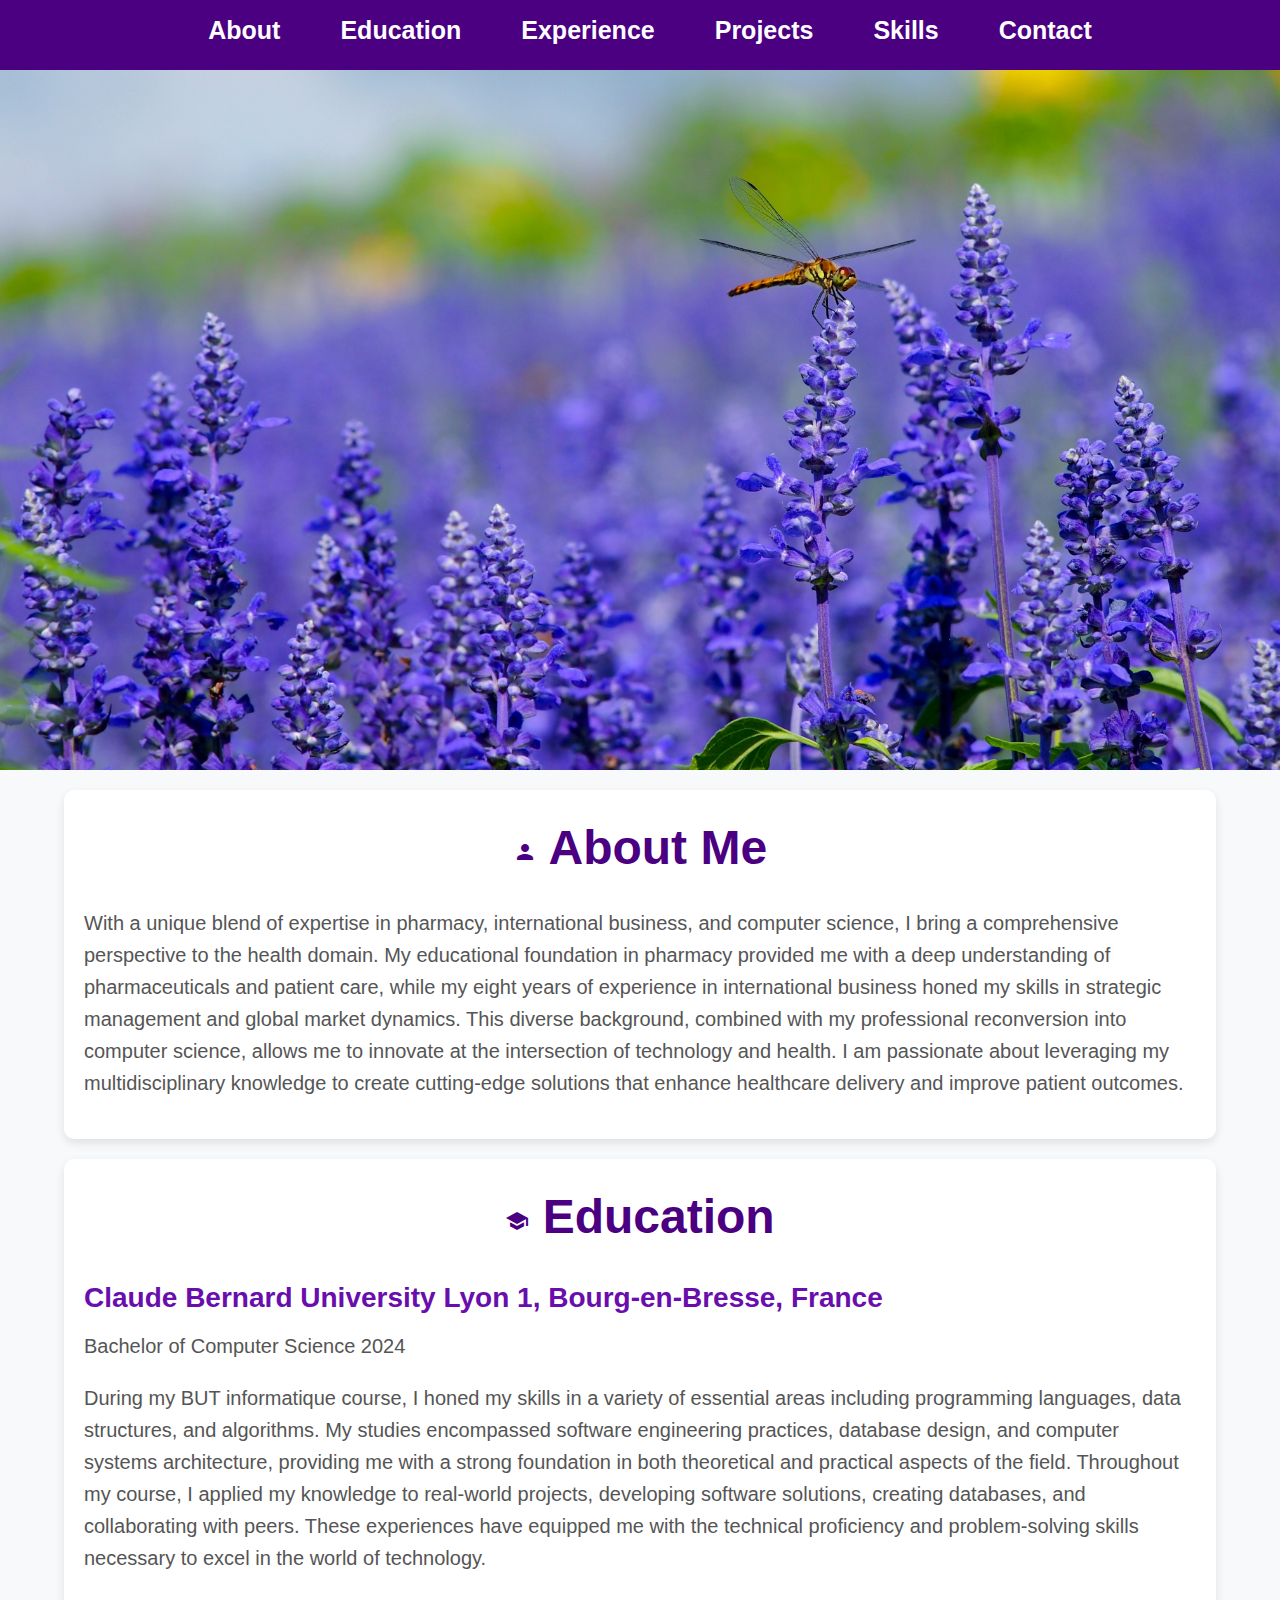
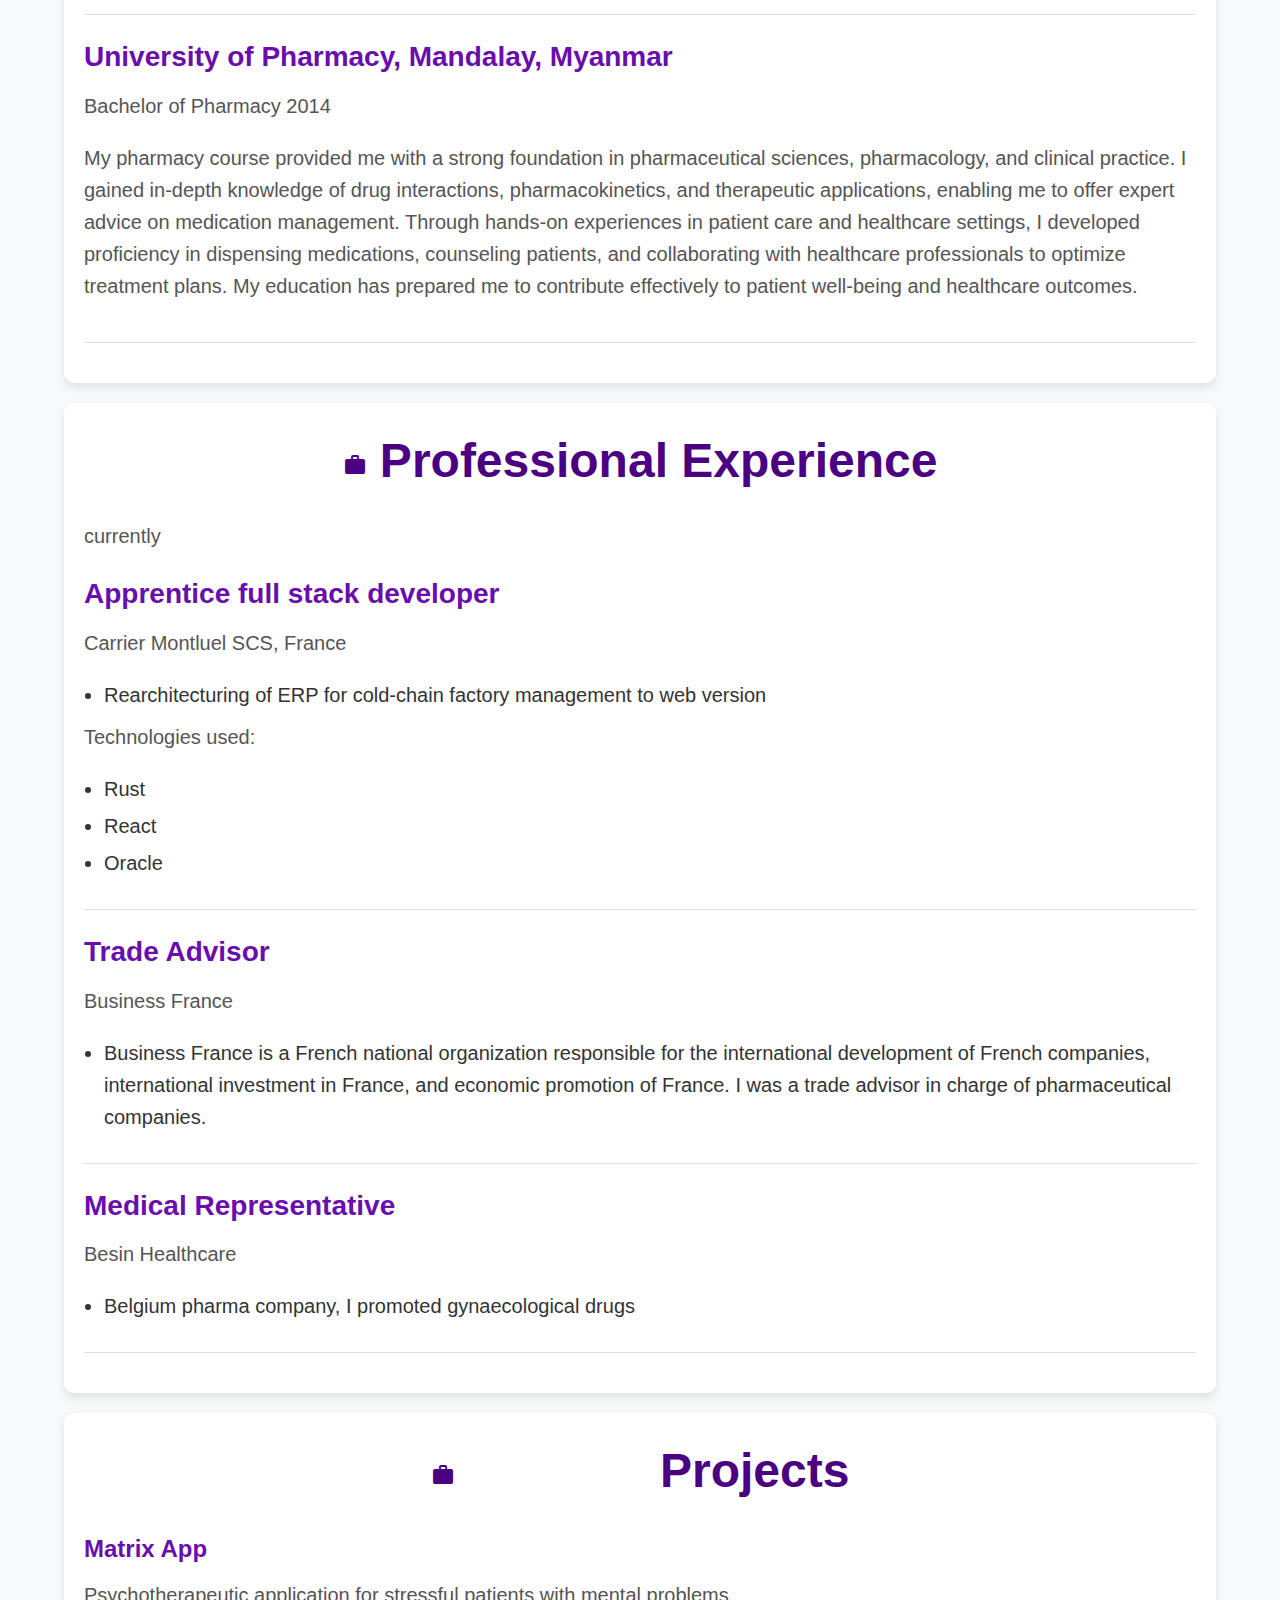
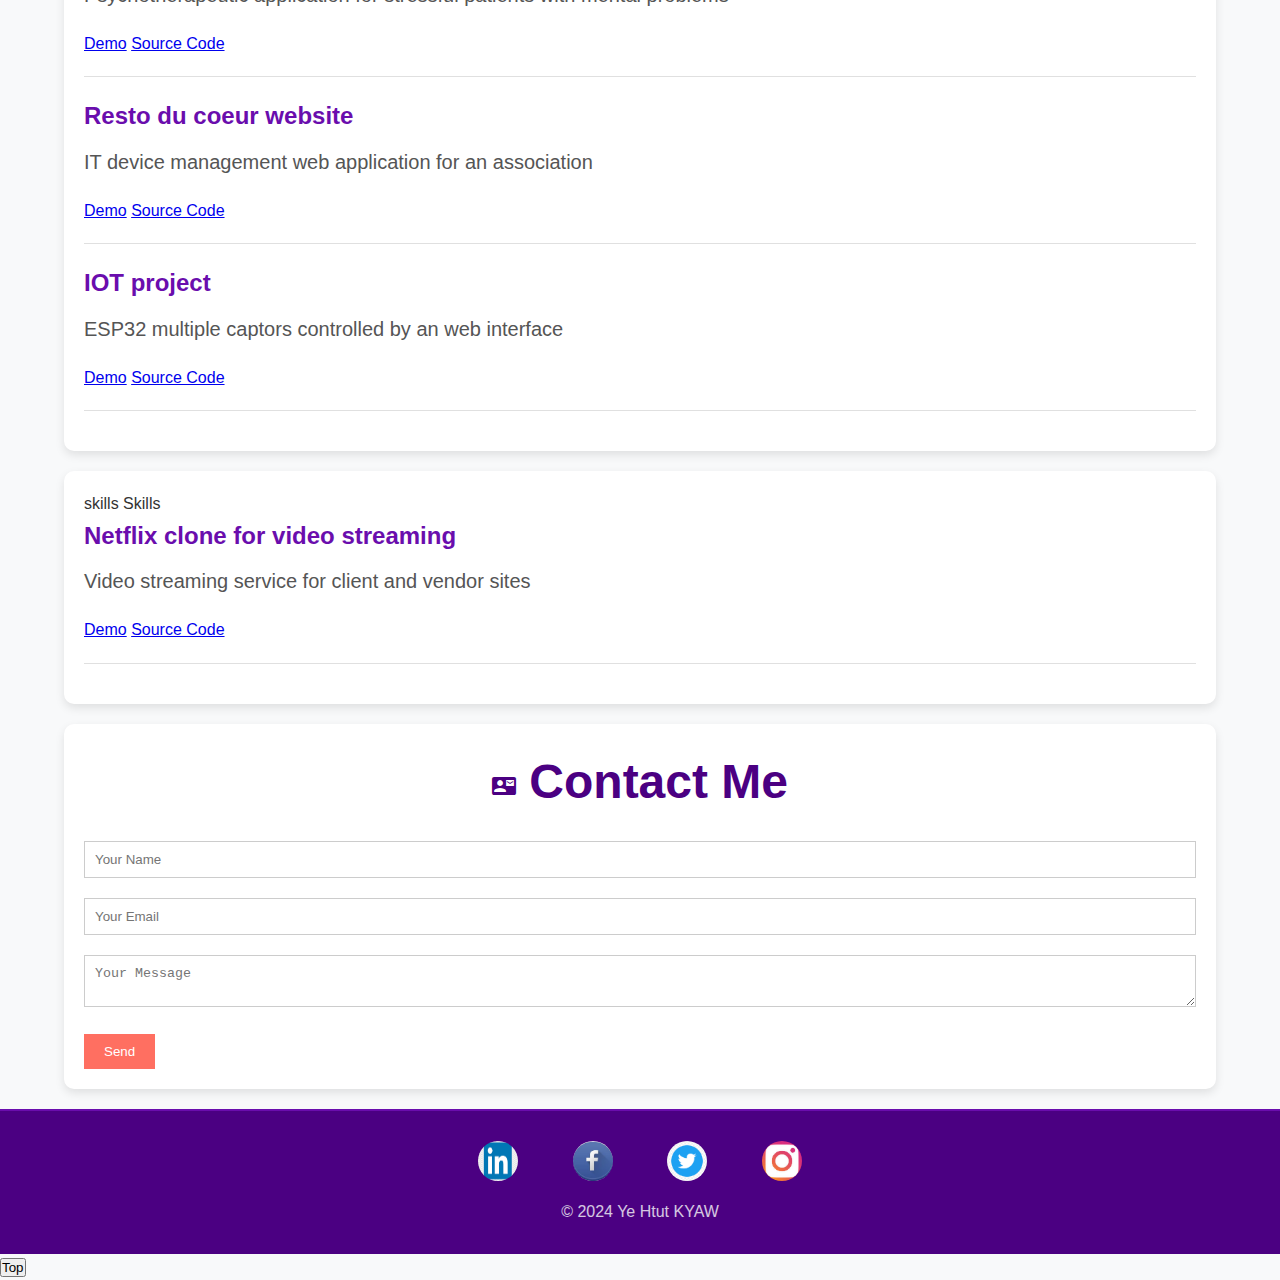
<file: index.html>
<!DOCTYPE html>
<html lang="en">

<head>
    <meta charset="UTF-8">
    <meta name="viewport" content="width=device-width, initial-scale=1.0">
    <title>My Portfolio</title>
    <link rel="stylesheet" href="style.css">
    <link href="https://fonts.googleapis.com/icon?family=Material+Icons" rel="stylesheet">
</head>

<body>

    <nav>
        <ul>
            <li><a href="#about">About</a></li>
            <li><a href="#education">Education</a></li>
            <li><a href="#experience">Experience</a></li>
            <li><a href="#projects">Projects</a></li>
            <li><a href="#skills">Skills</a></li>
            <li><a href="#contact">Contact</a></li>
        </ul>
    </nav>

    <header id="hero">
        <div class="hero-content">
            <div class="hero-photo">
                <img src="14.jpg" alt="yehtut" />
            </div>
            <div class="hero-text">
                <h1>Ye Htut KYAW</h1>
                <p>Health Informatic Specialist</p>
            </div>
        </div>
    </header>


    <section id="about">
        <div class="container">
            <h2><span class="material-icons">person</span> About Me</h2>
            <p>With a unique blend of expertise in pharmacy, international business, and computer science, I bring a
                comprehensive perspective to the health domain. My educational foundation in pharmacy provided me with a
                deep understanding of pharmaceuticals and patient care, while my eight years of experience in
                international business honed my skills in strategic management and global market dynamics. This diverse
                background, combined with my professional reconversion into computer science, allows me to innovate at
                the intersection of technology and health. I am passionate about leveraging my multidisciplinary
                knowledge to create cutting-edge solutions that enhance healthcare delivery and improve patient
                outcomes.</p>
        </div>
    </section>

    <section id="education">
        <div class="container">
            <h2><span class="material-icons">school</span> Education</h2>
            <div class="education-item">
                <h3>Claude Bernard University Lyon 1, Bourg-en-Bresse, France</h3>
                <p>Bachelor of Computer Science 2024</p>
                <p>During my BUT informatique course, I honed my skills in a variety of essential areas including
                    programming languages, data structures, and algorithms. My studies encompassed software engineering
                    practices, database design, and computer systems architecture, providing me with a strong foundation
                    in both theoretical and practical aspects of the field. Throughout my course, I applied my knowledge
                    to real-world projects, developing software solutions, creating databases, and collaborating with
                    peers. These experiences have equipped me with the technical proficiency and problem-solving skills
                    necessary to excel in the world of technology.</p>
            </div>
            <div class="education-item">
                <h3>University of Pharmacy, Mandalay, Myanmar</h3>
                <p>Bachelor of Pharmacy 2014</p>
                <p>
                    My pharmacy course provided me with a strong foundation in pharmaceutical sciences, pharmacology,
                    and clinical practice. I gained in-depth knowledge of drug interactions, pharmacokinetics, and
                    therapeutic applications, enabling me to offer expert advice on medication management. Through
                    hands-on experiences in patient care and healthcare settings, I developed proficiency in dispensing
                    medications, counseling patients, and collaborating with healthcare professionals to optimize
                    treatment plans. My education has prepared me to contribute effectively to patient well-being and
                    healthcare outcomes.
                </p>
            </div>
        </div>
    </section>

    <section id="experience">
        <div class="container">
            <h2><span class="material-icons">work</span> Professional Experience</h2>
            <div class="experience-item">
                <p>currently</p>
                <h3>Apprentice full stack developer</h3>
                <p>Carrier Montluel SCS, France</p>
                <ul>
                    <li>Rearchitecturing of ERP for cold-chain factory management to web version</li>
                </ul>
                <p>Technologies used:</p>
                <ul>
                    <li>Rust</li>
                    <li>React</li>
                    <li>Oracle</li>
                </ul>
            </div>
            <div class="experience-item">
                <h3>Trade Advisor</h3>
                <p>Business France</p>
                <ul>
                    <li>Business France is a French national organization responsible for the international development
                        of French companies, international investment in France, and economic promotion of France. I was
                        a trade advisor in charge of pharmaceutical companies.</li>
                </ul>
            </div>
            <div class="experience-item">
                <h3>Medical Representative</h3>
                <p>Besin Healthcare</p>
                <ul>
                    <li>Belgium pharma company, I promoted gynaecological drugs</li>
                </ul>
            </div>
        </div>
    </section>


    <section id="projects">
        <div class="container">
            <h2><span class="material-icons">work_outline</span> Projects</h2>
            <div class="project-item">
                <h3>Matrix App</h3>
                <p>Psychotherapeutic application for stressful patients with mental problems</p>
                <a href="matrix.html">Demo</a>
                <a href="#">Source Code</a>
            </div>
            <div class="project-item">
                <h3>Resto du coeur website</h3>
                <p>IT device management web application for an association</p>
                <a href="restos.html">Demo</a>
                <a href="#">Source Code</a>
            </div>
            <div class="project-item">
                <h3>IOT project</h3>
                <p>ESP32 multiple captors controlled by an web interface</p>
                <a href="iot.html">Demo</a>
                <a href="#">Source Code</a>
            </div>
        </div>
    </section>

    <section id="skills">
        <div class="container">skills</span> Skills</h2>
            <div class="project-item">
                <h3>Netflix clone for video streaming</h3>
                <p>Video streaming service for client and vendor sites</p>
                <a href="#">Demo</a>
                <a href="#">Source Code</a>
            </div>
        </div>
    </section>


    <section id="contact">
        <div class="container">
            <h2><span class="material-icons">contact_mail</span> Contact Me</h2>
            <form action="#" method="POST">
                <input type="text" name="name" placeholder="Your Name" required>
                <input type="email" name="email" placeholder="Your Email" required>
                <textarea name="message" placeholder="Your Message" required></textarea>
                <button type="submit">Send</button>
            </form>
        </div>
    </section>

    <footer>
        <div style="text-align: center;"> <!-- Center align icons -->
            <!-- Social media icons -->
            <a href="https://www.linkedin.com" target="_blank">
                <img src="linkedin.png" alt="LinkedIn" class="footer-icon">
            </a>
            <a href="https://www.facebook.com" target="_blank">
                <img src="facebook.jpg" alt="facebook" class="footer-icon">
            </a>
            <a href="https://www.twitter.com" target="_blank">
                <img src="tw.png" alt="Twitter" class="footer-icon">
            </a>
            <a href="https://www.instagram.com" target="_blank">
                <img src="insta.jpg" alt="instagram" class="footer-icon">
            </a>
        </div>
        <div style="text-align: center;"> <!-- Center-align copyright text -->
            <p>&copy; 2024 Ye Htut KYAW</p>
        </div>
    </footer>


    <button onclick="topFunction()" id="myBtn" title="Go to top">Top</button>

    <script>
        // Get the button:
        let mybutton = document.getElementById("myBtn");

        // When the user scrolls down 20px from the top of the document, show the button
        window.onscroll = function () { scrollFunction() };

        function scrollFunction()
        {
            if (document.body.scrollTop > 20 || document.documentElement.scrollTop > 20)
            {
                mybutton.style.display = "block";
            } else
            {
                mybutton.style.display = "none";
            }
        }

        // When the user clicks on the button, scroll to the top of the document
        function topFunction()
        {
            document.body.scrollTop = 0; // For Safari
            document.documentElement.scrollTop = 0; // For Chrome, Firefox, IE and Opera
        } 
    </script>

</body>

</html>
</file>
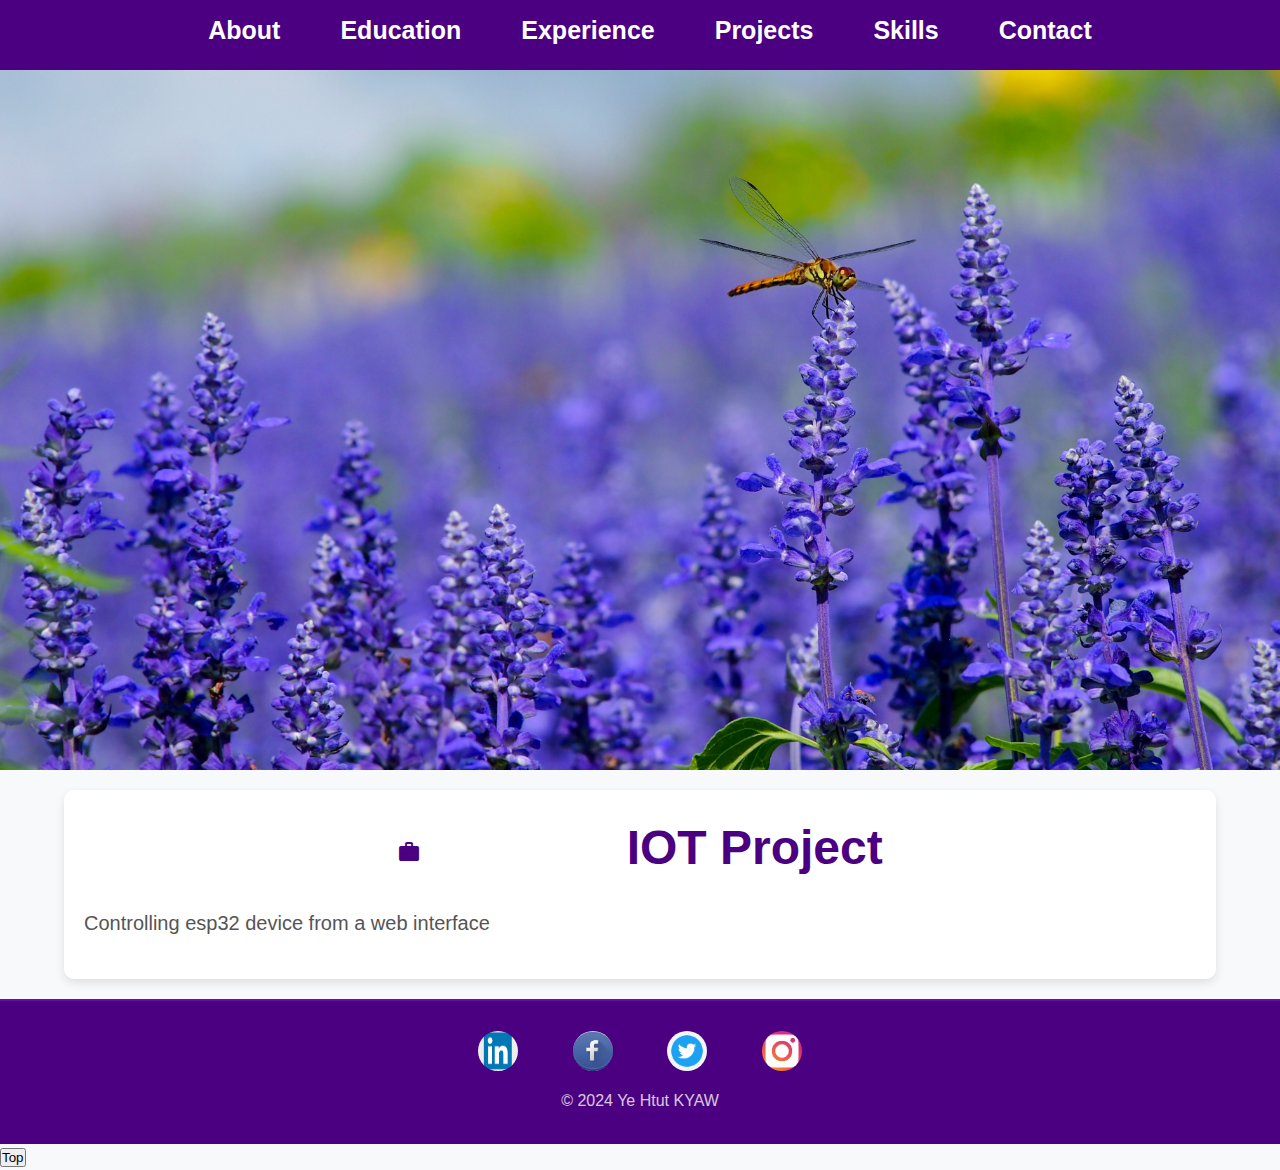
<file: iot.html>
<!DOCTYPE html>
<html lang="en">
  <head>
    <meta charset="UTF-8" />
    <meta name="viewport" content="width=device-width, initial-scale=1.0" />
    <title>My Portfolio</title>
    <link rel="stylesheet" href="style.css" />
    <link
      href="https://fonts.googleapis.com/icon?family=Material+Icons"
      rel="stylesheet"
    />
  </head>
  <body>
    <nav>
      <ul>
        <li><a href="index.html#about">About</a></li>
        <li><a href="index.html#education">Education</a></li>
        <li><a href="index.html#experience">Experience</a></li>
        <li><a href="index.html#projects">Projects</a></li>
        <li><a href="index.html#skills">Skills</a></li>
        <li><a href="index.html#contact">Contact</a></li>
      </ul>
    </nav>

    <header id="project3"></header>

    <section id="project-detail">
      <div class="container">
        <h2><span class="material-icons">work_outline</span> IOT Project</h2>
        <p>Controlling esp32 device from a web interface</p>
      </div>
    </section>

    <footer>
      <div style="text-align: center">
        <a href="https://www.linkedin.com" target="_blank">
          <img src="linkedin.png" alt="LinkedIn" class="footer-icon" />
        </a>
        <a href="https://www.facebook.com" target="_blank">
          <img src="facebook.jpg" alt="facebook" class="footer-icon" />
        </a>
        <a href="https://www.twitter.com" target="_blank">
          <img src="tw.png" alt="Twitter" class="footer-icon" />
        </a>
        <a href="https://www.instagram.com" target="_blank">
          <img src="insta.jpg" alt="instagram" class="footer-icon" />
        </a>
      </div>
      <div style="text-align: center">
        <!-- Center-align copyright text -->
        <p>&copy; 2024 Ye Htut KYAW</p>
      </div>
    </footer>

    <!-- JavaScript to scroll to top -->
    <button id="scrollToTopBtn" onclick="scrollToTop()">Top</button>
    <script>
      function scrollToTop() {
        window.scrollTo({
          top: 0,
          behavior: "smooth",
        });
      }
    </script>
  </body>
</html>
</file>
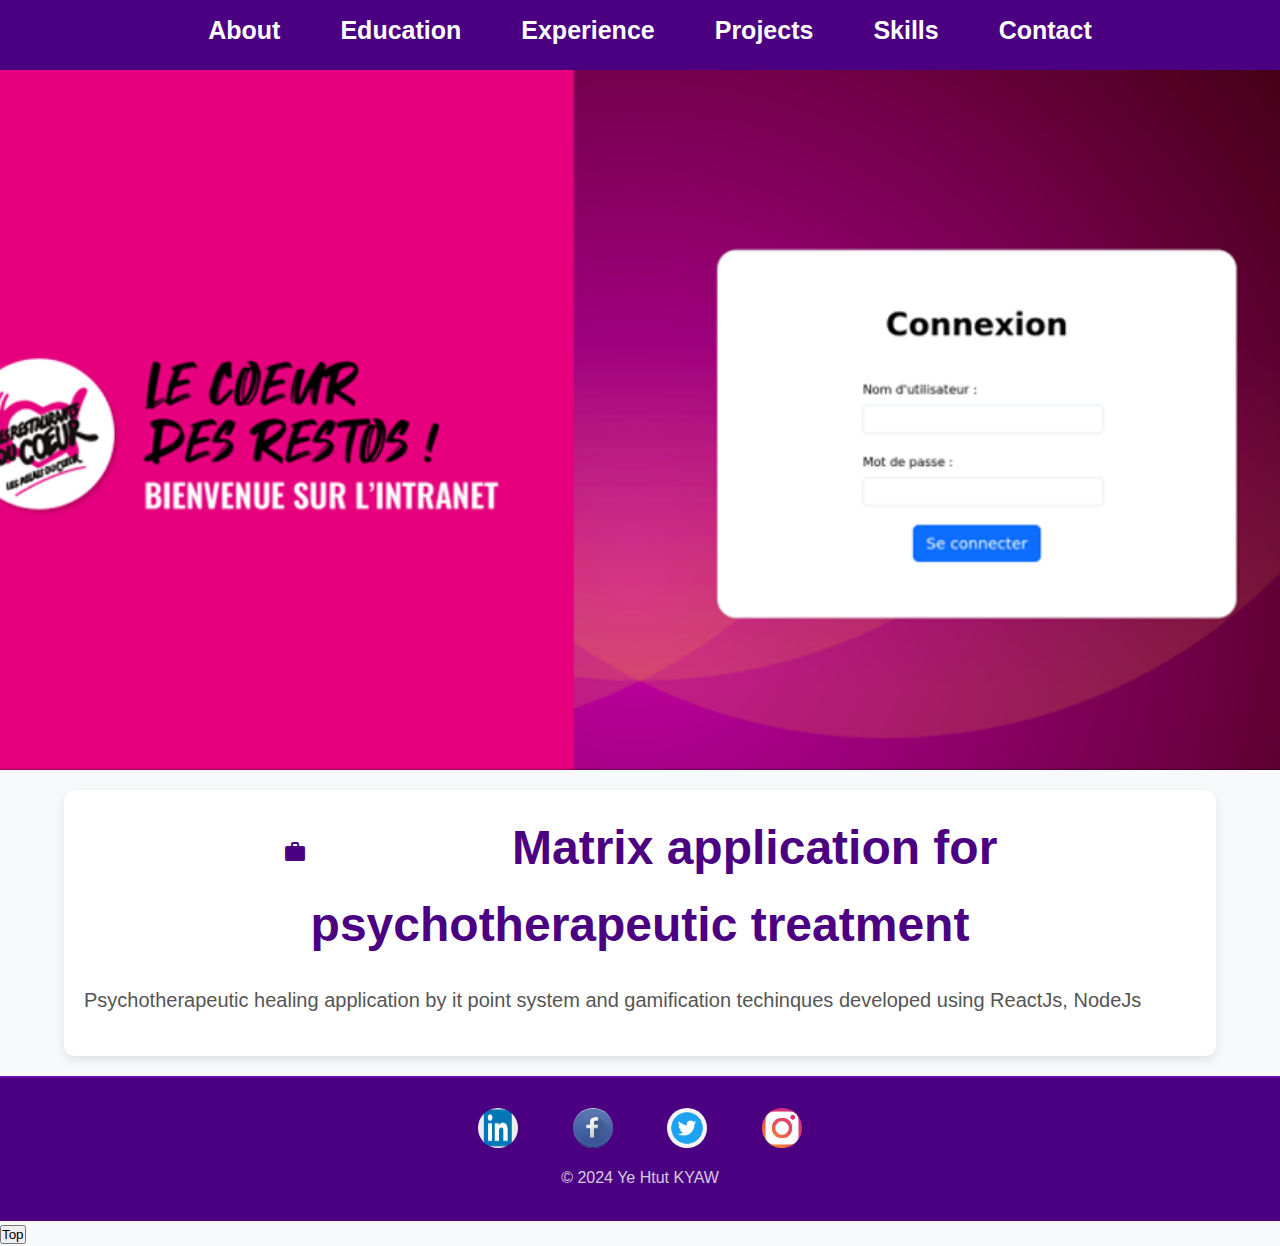
<file: matrix.html>
<!DOCTYPE html>
<html lang="en">
  <head>
    <meta charset="UTF-8" />
    <meta name="viewport" content="width=device-width, initial-scale=1.0" />
    <title>My Portfolio</title>
    <link rel="stylesheet" href="style.css" />
    <link
      href="https://fonts.googleapis.com/icon?family=Material+Icons"
      rel="stylesheet"
    />
  </head>
  <body>
    <nav>
      <ul>
        <li><a href="index.html#about">About</a></li>
        <li><a href="index.html#education">Education</a></li>
        <li><a href="index.html#experience">Experience</a></li>
        <li><a href="index.html#projects">Projects</a></li>
        <li><a href="index.html#skills">Skills</a></li>
        <li><a href="index.html#contact">Contact</a></li>
      </ul>
    </nav>

    <header id="project2"></header>

    <!-- Project Detail Section -->
    <section id="project-detail">
      <div class="container">
        <h2>
          <span class="material-icons">work_outline</span> Matrix application
          for psychotherapeutic treatment
        </h2>
        <p>
          Psychotherapeutic healing application by it point system and
          gamification techinques developed using ReactJs, NodeJs
        </p>
      </div>
    </section>

    <footer>
      <div style="text-align: center">
        <a href="https://www.linkedin.com" target="_blank">
          <img src="linkedin.png" alt="LinkedIn" class="footer-icon" />
        </a>
        <a href="https://www.facebook.com" target="_blank">
          <img src="facebook.jpg" alt="facebook" class="footer-icon" />
        </a>
        <a href="https://www.twitter.com" target="_blank">
          <img src="tw.png" alt="Twitter" class="footer-icon" />
        </a>
        <a href="https://www.instagram.com" target="_blank">
          <img src="insta.jpg" alt="instagram" class="footer-icon" />
        </a>
      </div>
      <div style="text-align: center">
        <!-- Center-align copyright text -->
        <p>&copy; 2024 Ye Htut KYAW</p>
      </div>
    </footer>

    <!-- JavaScript to scroll to top -->
    <button id="scrollToTopBtn" onclick="scrollToTop()">Top</button>
    <script>
      function scrollToTop() {
        window.scrollTo({
          top: 0,
          behavior: "smooth",
        });
      }
    </script>
  </body>
</html>
</file>
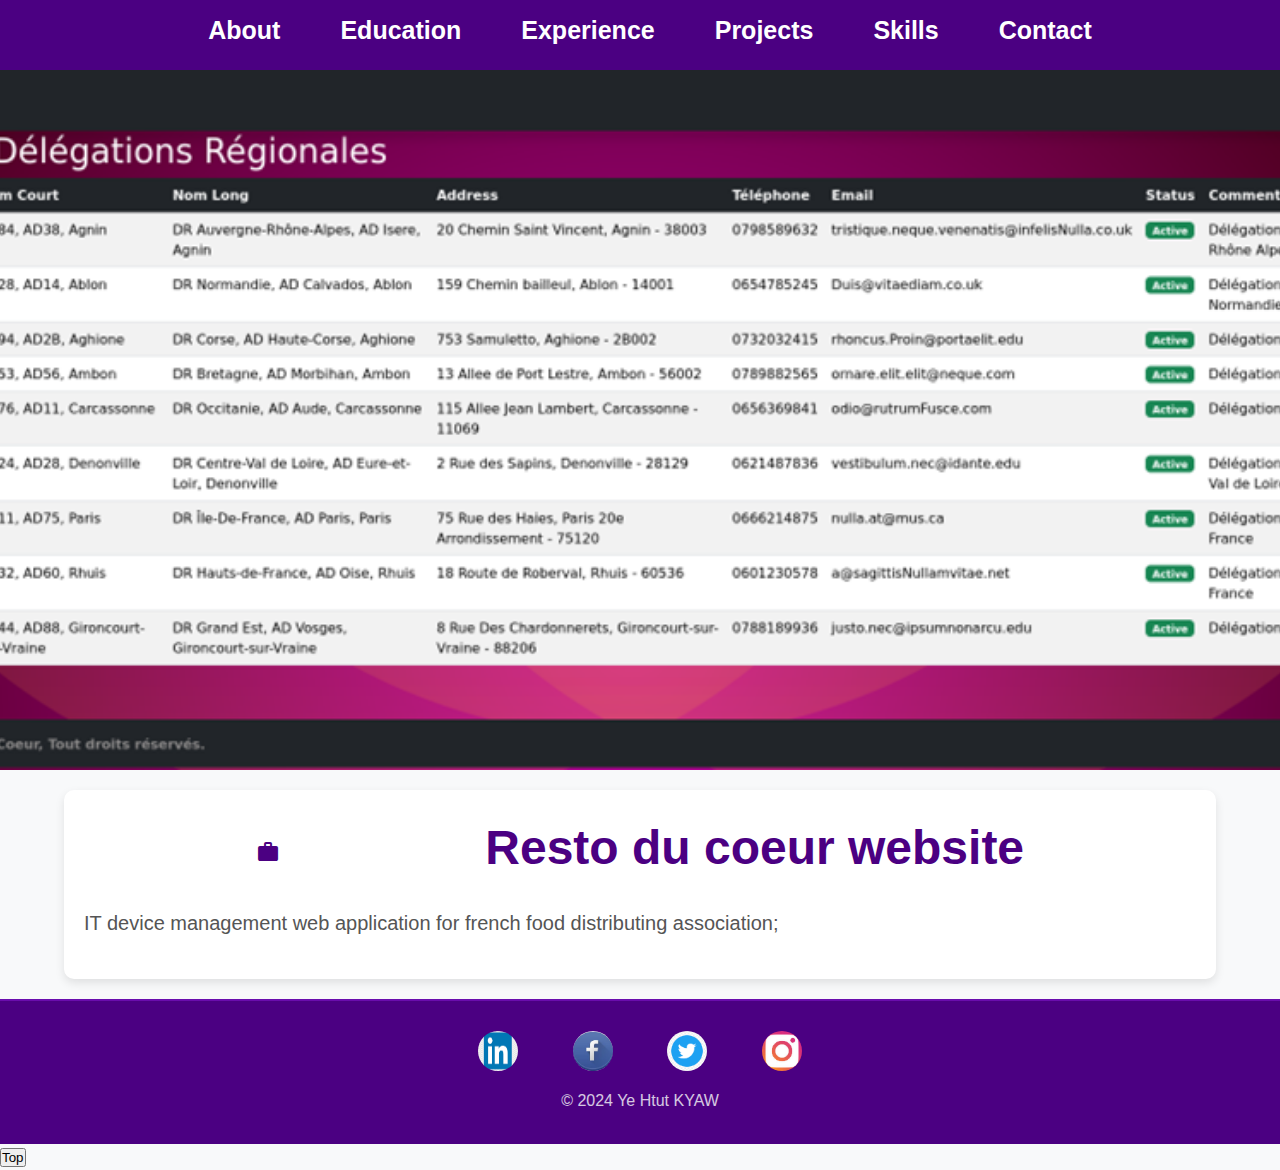
<file: restos.html>
<!DOCTYPE html>
<html lang="en">
  <head>
    <meta charset="UTF-8" />
    <meta name="viewport" content="width=device-width, initial-scale=1.0" />
    <title>My Portfolio</title>
    <link rel="stylesheet" href="style.css" />
    <link
      href="https://fonts.googleapis.com/icon?family=Material+Icons"
      rel="stylesheet"
    />
  </head>
  <body>
    <nav>
      <ul>
        <li><a href="index.html#about">About</a></li>
        <li><a href="index.html#education">Education</a></li>
        <li><a href="index.html#experience">Experience</a></li>
        <li><a href="index.html#projects">Projects</a></li>
        <li><a href="index.html#skills">Skills</a></li>
        <li><a href="index.html#contact">Contact</a></li>
      </ul>
    </nav>

    <header id="project1"></header>

    <!-- Project Detail Section -->
    <section id="project-detail">
      <div class="container">
        <h2>
          <span class="material-icons">work_outline</span> Resto du coeur
          website
        </h2>
        <p>
          IT device management web application for french food distributing
          association;
        </p>
      </div>
    </section>

    <footer>
      <div style="text-align: center">
        <a href="https://www.linkedin.com" target="_blank">
          <img src="linkedin.png" alt="LinkedIn" class="footer-icon" />
        </a>
        <a href="https://www.facebook.com" target="_blank">
          <img src="facebook.jpg" alt="facebook" class="footer-icon" />
        </a>
        <a href="https://www.twitter.com" target="_blank">
          <img src="tw.png" alt="Twitter" class="footer-icon" />
        </a>
        <a href="https://www.instagram.com" target="_blank">
          <img src="insta.jpg" alt="instagram" class="footer-icon" />
        </a>
      </div>
      <div style="text-align: center">
        <!-- Center-align copyright text -->
        <p>&copy; 2024 Ye Htut KYAW</p>
      </div>
    </footer>

    <!-- JavaScript to scroll to top -->
    <button id="scrollToTopBtn" onclick="scrollToTop()">Top</button>
    <script>
      function scrollToTop() {
        window.scrollTo({
          top: 0,
          behavior: "smooth",
        });
      }
    </script>
  </body>
</html>
</file>
<file: style.css>
/* General Styles */
* {
    box-sizing: border-box;
    margin: 0;
    padding: 0;
}

/* Body Styles */
body {
    font-family: 'Open Sans', sans-serif;
    background-color: #f8f9fa;
    color: #333;
    line-height: 1.6;
    margin: 0;
    padding: 0;
}

/* Container Styles */
.container {
    width: 80%;
    margin: 0 auto;
    padding: 20px;
    background-color: #fff;
    border-radius: 10px;
    box-shadow: 0 4px 10px rgba(0, 0, 0, 0.1);
    margin-bottom: 20px;
    margin-top: 20px;
}

/* Navigation */
nav {
    background-color: #4b0082;
    padding: 10px 20px;
    box-shadow: 0 2px 10px rgba(0, 0, 0, 0.2);
}

nav ul {
    list-style-type: none;
    display: flex;
    justify-content: center;
}

nav ul li {
    margin: 0 15px;
}

nav ul li a {
    text-decoration: none;
    color: #ffffff;
    font-weight: bold;
    font-size: 25px;
    padding: 10px;
    border-radius: 5px;
    transition: background-color 0.3s ease;
}

nav ul li a:hover {
    background-color: #6a0dad;
    color: #e0e0e0;
}

/* Header */
header#hero {
    background-image: url('lavendar.jpg');
    background-size: cover;
    background-position: center;
    color: #fff;
    padding: 100px 0;
    height: 700px;
    display: flex;
    align-items: center;
    justify-content: center;
}

header#project1 {
    background-image: url('matrix.png');
    background-size: cover;
    background-position: center;
    color: #fff;
    padding: 100px 0;
    height: 700px;
    display: flex;
    align-items: center;
    justify-content: center;
}

header#project2 {
    background-image: url('restos.png');
    background-size: cover;
    background-position: center;
    color: #fff;
    padding: 100px 0;
    height: 700px;
    display: flex;
    align-items: center;
    justify-content: center;
}

header#project3 {
    background-image: url('lavendar.jpg');
    background-size: cover;
    background-position: center;
    color: #fff;
    padding: 100px 0;
    height: 700px;
    display: flex;
    align-items: center;
    justify-content: center;
}

.hero-content {
    display: flex;
    align-items: center;
    justify-content: space-between;
    width: 80%;
    opacity: 0;
    transform: translateY(-20px);
    animation: fadeInAndSlideUp 1s forwards ease-in-out;
}

.hero-photo img {
    border-radius: 10%;
    width: 300px;
    height: 350px;
    object-fit: cover;
    margin-right: 40px;
}

.hero-text {
    text-align: right;
}

.hero-text h1 {
    font-size: 48px;
    margin-bottom: 10px;
}

.hero-text p {
    font-size: 24px;
}

@keyframes fadeInAndSlideUp {
    from {
        opacity: 0;
        transform: translateY(-20px);
    }

    to {
        opacity: 1;
        transform: translateY(0);
    }
}

/* Sections */
section h2 {
    font-size: 36px;
    margin-bottom: 20px;
    color: #4b0082;
    text-align: center;
}

section p {
    margin-bottom: 20px;
    font-size: 18px;
    color: #555;
}

.education-item,
.project-item,
.experience-item {
    margin-bottom: 20px;
    border-bottom: 1px solid #e0e0e0;
    padding-bottom: 20px;
}

.education-item h3,
.project-item h3,
.experience-item h3 {
    font-size: 24px;
    color: #6a0dad;
    margin-bottom: 10px;
}

ul {
    list-style-type: disc;
    padding-left: 20px;
    margin-bottom: 10px;
}

li {
    margin-bottom: 5px;
    font-size: 18px;
}

/* Form Styles */
form input[type="text"],
form input[type="email"],
form textarea {
    width: 100%;
    padding: 10px;
    margin-bottom: 20px;
    border: 1px solid #ccc;
}

form button {
    padding: 10px 20px;
    background-color: #ff6f61;
    color: #fff;
    border: none;
    cursor: pointer;
    transition: background-color 0.3s ease;
}

form button:hover {
    background-color: #ff9f51;
}

/* Footer */
footer {
    background-color: #4b0082;
    color: #f8f9fa;
    padding: 30px 0;
    display: flex;
    flex-direction: column;
    justify-content: center;
    align-items: center;
    border-top: 2px solid #6a0dad;
    font-family: 'Open Sans', sans-serif;
}

footer p {
    margin: 0;
    font-size: 16px;
    opacity: 0.8;
    margin-top: 10px;
}

footer a {
    margin: 0 10px;
    text-decoration: none;
}

footer a img.footer-icon {
    width: 40px;
    height: 40px;
    margin: 0 15px;
    border-radius: 50%;
    transition: opacity 0.3s ease-in-out;
}

footer a img.footer-icon:hover {
    opacity: 0.7;
}

/* Responsive Adjustments */
@media screen and (min-width: 768px) {
    .container {
        width: 90%;
    }

    nav ul li {
        margin: 0 20px;
    }

    header#hero {
        padding: 150px 0;
    }

    .hero-content {
        width: 90%;
    }

    .hero-photo img {
        width: 400px;
        height: 450px;
    }

    .hero-text {
        text-align: left;
    }

    .hero-text h1 {
        font-size: 56px;
    }

    section h2 {
        font-size: 48px;
    }

    section p {
        font-size: 20px;
    }

    .education-item h3,
    .experience-item h3 {
        font-size: 28px;
    }

    li {
        font-size: 20px;
    }
}
</file>
